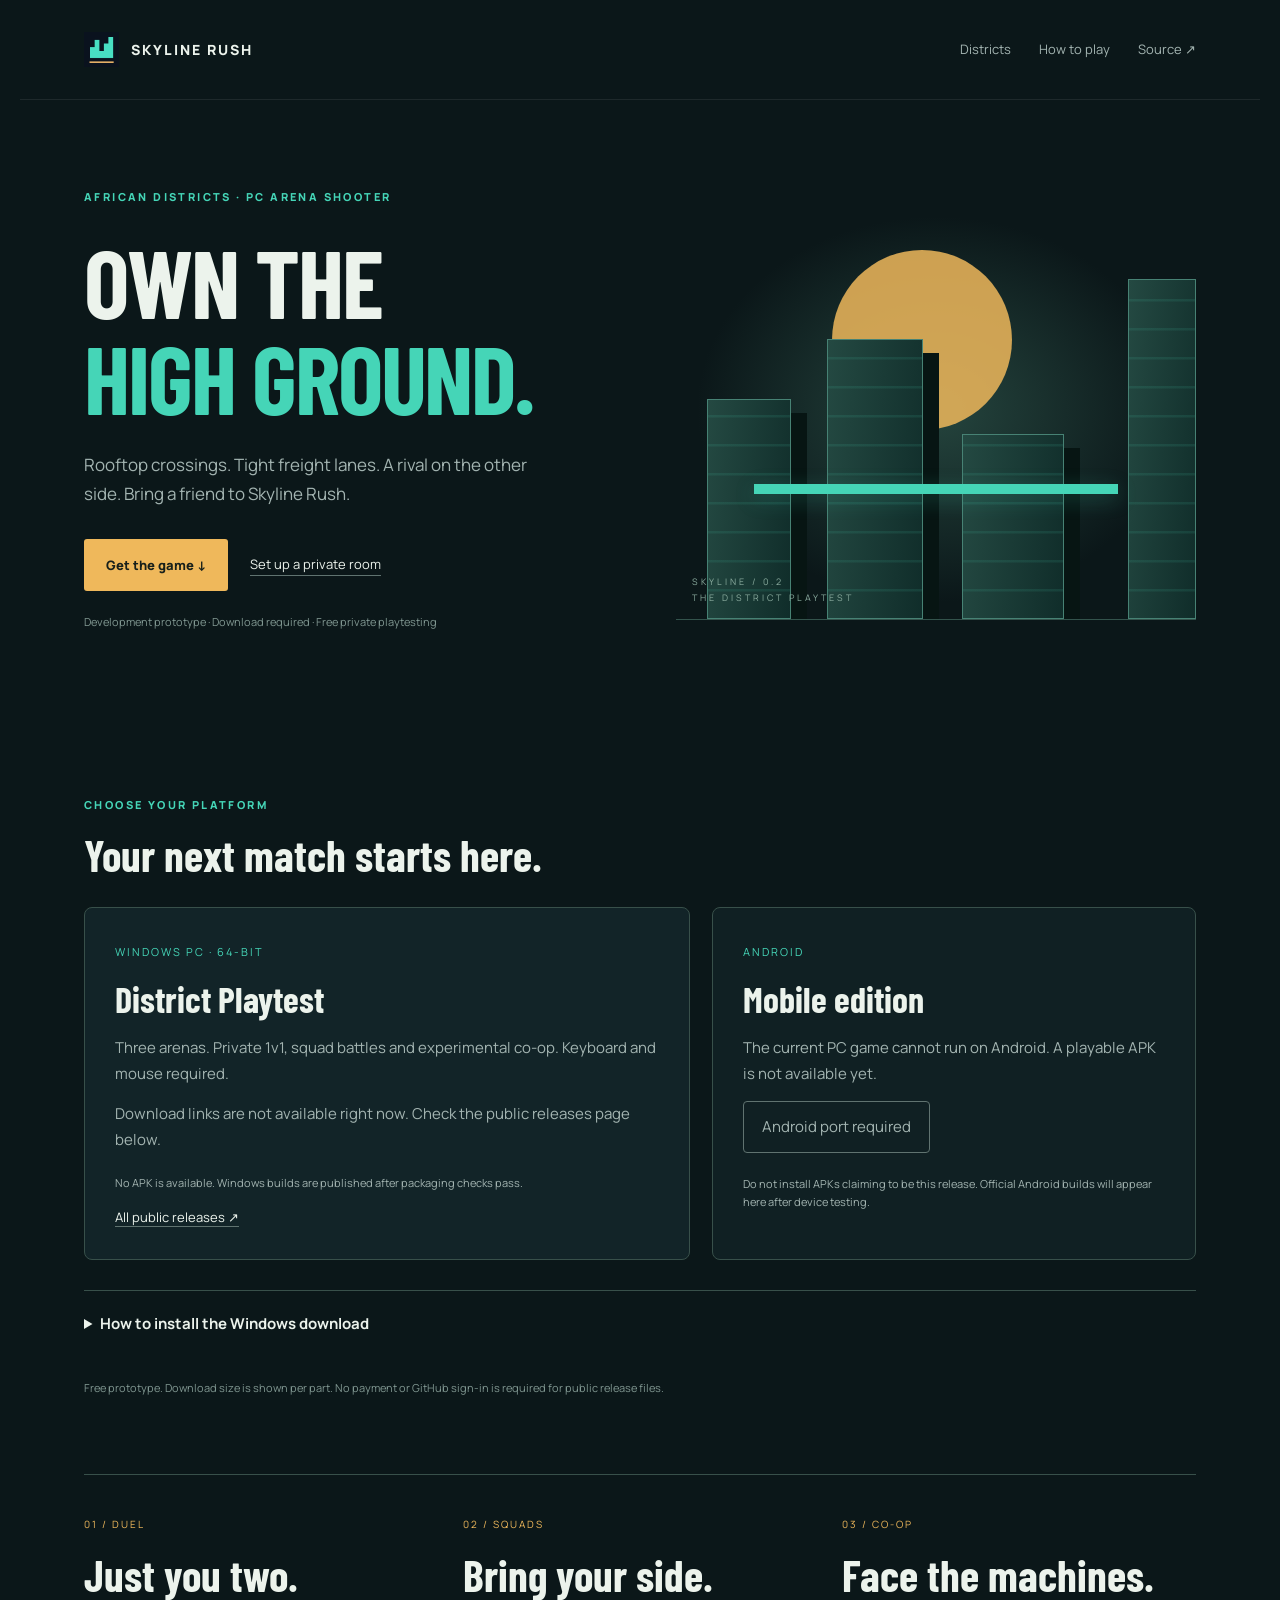
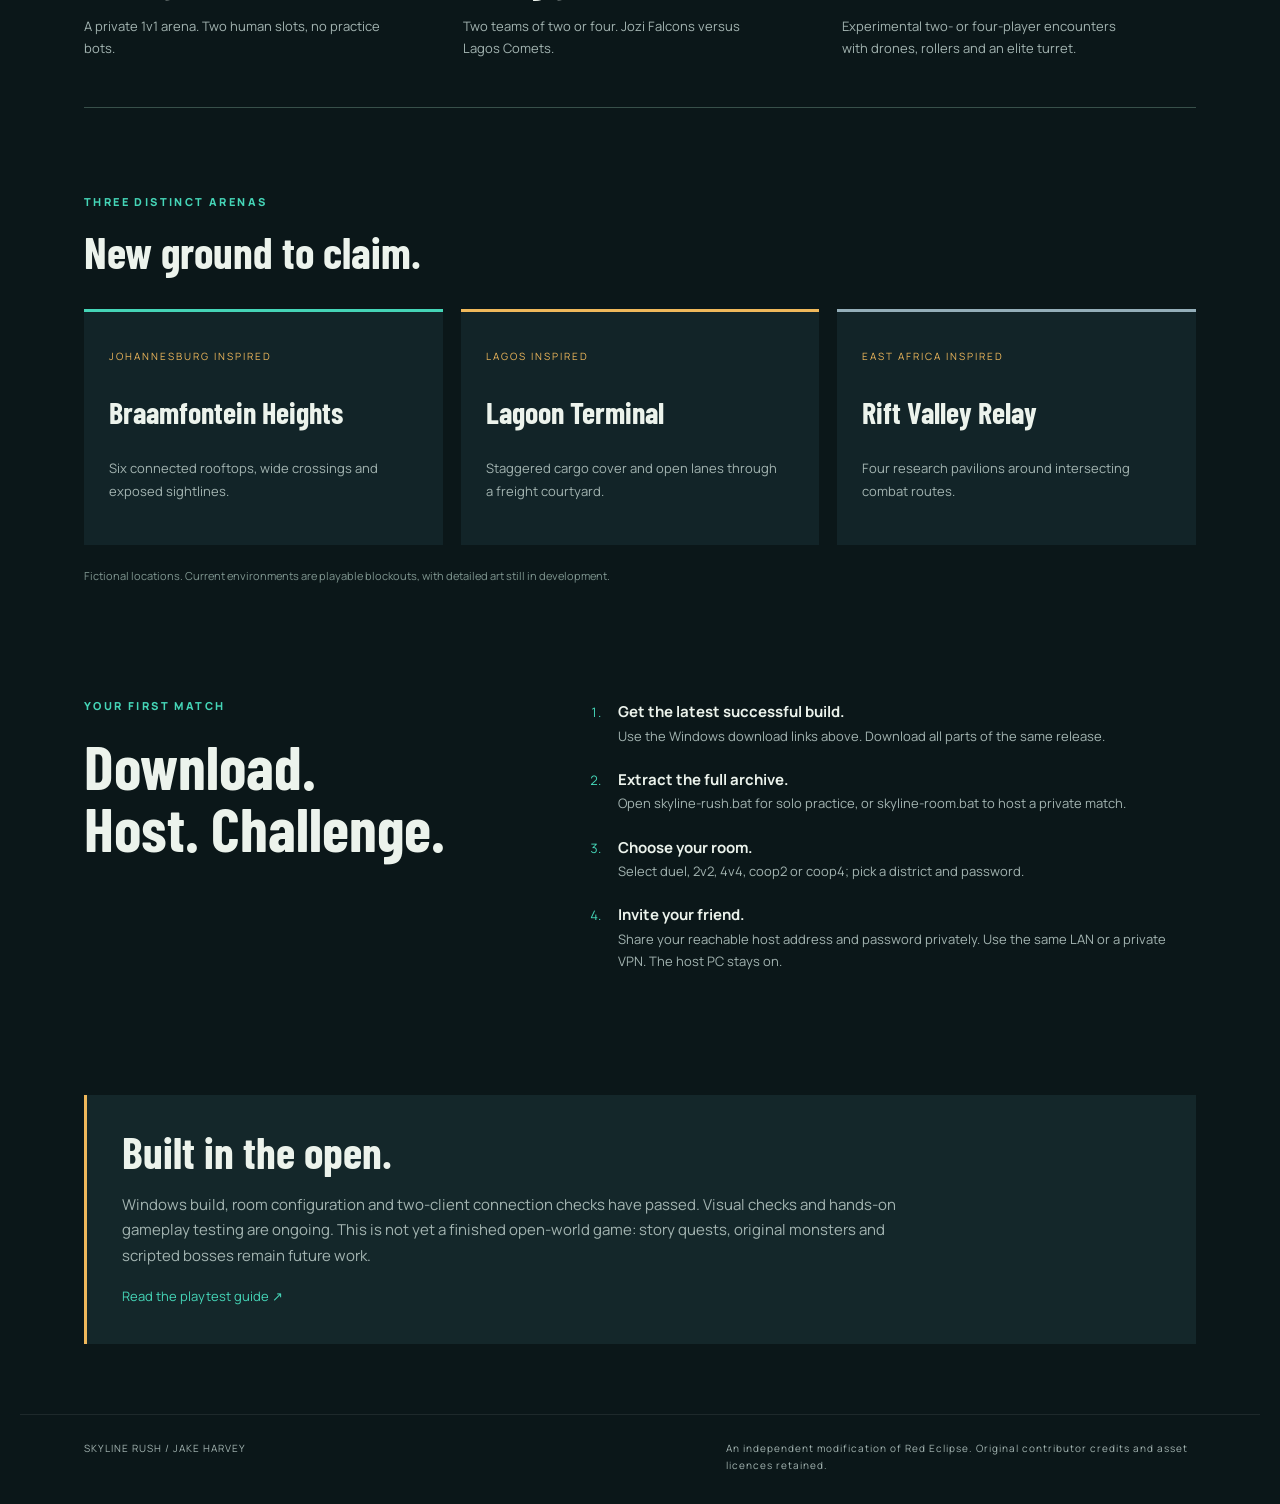
<file: web/index.html>
<!doctype html>
<html lang="en"><head><meta charset="utf-8"><meta name="viewport" content="width=device-width, initial-scale=1"><meta name="theme-color" content="#0b1719"><meta name="description" content="Skyline Rush: an African-inspired PC arena shooter prototype. Play private duels, squad battles and experimental co-op encounters."><title>Skyline Rush — Own the high ground</title><link rel="icon" href="./icon.png"><link rel="stylesheet" href="./style.css"></head>
<body><header><a class="brand" href="/"><img src="./icon.png" alt="">SKYLINE RUSH</a><nav><a href="#districts">Districts</a><a href="#play">How to play</a><a href="https://github.com/jakeharvey162-source/skyline-rush-ffp">Source ↗</a></nav></header>
<main><section class="hero"><div class="copy"><p class="eyebrow">AFRICAN DISTRICTS · PC ARENA SHOOTER</p><h1>Own the<br><em>high ground.</em></h1><p class="intro">Rooftop crossings. Tight freight lanes. A rival on the other side. Bring a friend to Skyline Rush.</p><div class="actions"><a class="button" href="#downloads">Get the game ↓</a><a class="secondary" href="#play">Set up a private room</a></div><p class="note">Development prototype · Download required · Free private playtesting</p></div><div class="city" aria-label="Stylised skyline illustration, not a gameplay screenshot"><span class="sun"></span><i class="tower a"></i><i class="tower b"></i><i class="tower c"></i><i class="tower d"></i><i class="bridge"></i><span class="city-label">SKYLINE / 0.2<br>THE DISTRICT PLAYTEST</span></div></section>
<section id="downloads" class="downloads"><p class="eyebrow">CHOOSE YOUR PLATFORM</p><h2>Your next match starts here.</h2><div class="download-grid"><article class="download-card"><span class="platform">WINDOWS PC · 64-BIT</span><h3>District Playtest</h3><p>Three arenas. Private 1v1, squad battles and experimental co-op. Keyboard and mouse required.</p><div id="release-files" aria-live="polite"><p>Loading available downloads…</p></div><p id="release-status" class="note"></p><a class="secondary" href="https://github.com/jakeharvey162-source/skyline-rush-ffp/releases">All public releases ↗</a></article><article class="download-card android"><span class="platform">ANDROID</span><h3>Mobile edition</h3><p>The current PC game cannot run on Android. A playable APK is not available yet.</p><span class="unavailable">Android port required</span><p class="note">Do not install APKs claiming to be this release. Official Android builds will appear here after device testing.</p></article></div><details><summary>How to install the Windows download</summary><ol><li>Download every numbered archive part into the same folder. All parts are required.</li><li>Install <a href="https://www.7-zip.org/">7-Zip from its official website</a>, then extract the file ending in .7z.001. Do not extract each part separately.</li><li>Open the extracted skyline-rush folder. Start skyline-rush.bat for practice or skyline-room.bat for multiplayer.</li><li>If your browser interrupts a download, retry the affected part. Compare its SHA-256 with SHA256SUMS.txt if you suspect a damaged download.</li></ol></details><p class="note">Free prototype. Download size is shown per part. No payment or GitHub sign-in is required for public release files.</p></section>
<section class="modes"><article><span>01 / DUEL</span><h2>Just you two.</h2><p>A private 1v1 arena. Two human slots, no practice bots.</p></article><article><span>02 / SQUADS</span><h2>Bring your side.</h2><p>Two teams of two or four. Jozi Falcons versus Lagos Comets.</p></article><article><span>03 / CO-OP</span><h2>Face the machines.</h2><p>Experimental two- or four-player encounters with drones, rollers and an elite turret.</p></article></section>
<section id="districts"><div class="section-title"><p class="eyebrow">THREE DISTINCT ARENAS</p><h2>New ground to claim.</h2></div><div class="district-grid"><article><span>JOHANNESBURG INSPIRED</span><h3>Braamfontein Heights</h3><p>Six connected rooftops, wide crossings and exposed sightlines.</p></article><article><span>LAGOS INSPIRED</span><h3>Lagoon Terminal</h3><p>Staggered cargo cover and open lanes through a freight courtyard.</p></article><article><span>EAST AFRICA INSPIRED</span><h3>Rift Valley Relay</h3><p>Four research pavilions around intersecting combat routes.</p></article></div><p class="note">Fictional locations. Current environments are playable blockouts, with detailed art still in development.</p></section>
<section id="play" class="play"><div><p class="eyebrow">YOUR FIRST MATCH</p><h2>Download.<br>Host. Challenge.</h2></div><ol><li><strong>Get the latest successful build.</strong>Use the Windows download links above. Download all parts of the same release.</li><li><strong>Extract the full archive.</strong>Open skyline-rush.bat for solo practice, or skyline-room.bat to host a private match.</li><li><strong>Choose your room.</strong>Select duel, 2v2, 4v4, coop2 or coop4; pick a district and password.</li><li><strong>Invite your friend.</strong>Share your reachable host address and password privately. Use the same LAN or a private VPN. The host PC stays on.</li></ol></section>
<section class="status"><h2>Built in the open.</h2><p>Windows build, room configuration and two-client connection checks have passed. Visual checks and hands-on gameplay testing are ongoing. This is not yet a finished open-world game: story quests, original monsters and scripted bosses remain future work.</p><a href="https://github.com/jakeharvey162-source/skyline-rush-ffp/blob/main/SKYLINE-PLAYTEST-02.md">Read the playtest guide ↗</a></section></main>
<footer><span>SKYLINE RUSH / JAKE HARVEY</span><p>An independent modification of Red Eclipse. Original contributor credits and asset licences retained.</p></footer><script src="./downloads.js" defer></script></body></html>
</file>
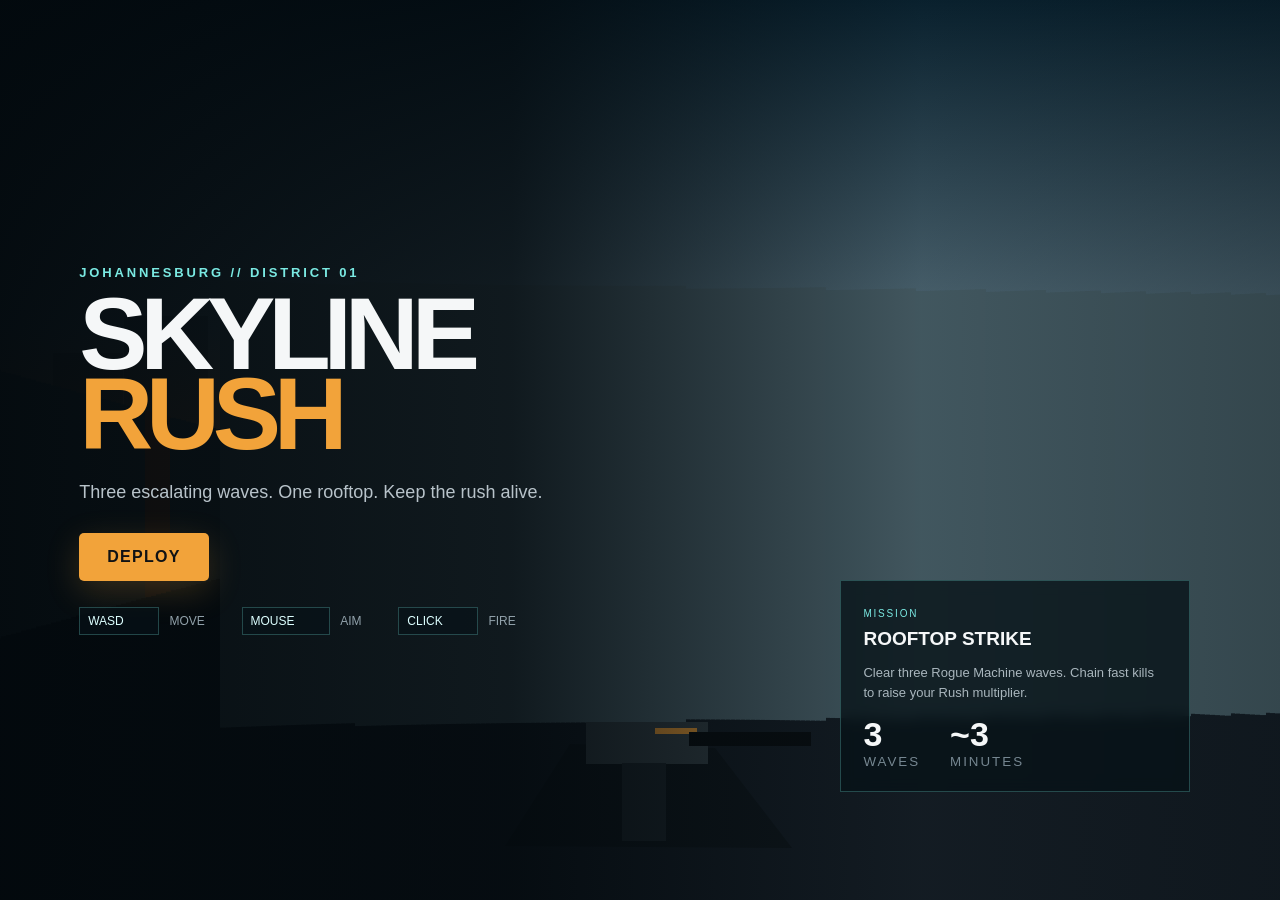
<file: web/poki/index.html>
<!doctype html>
<html lang="en">
<head>
  <meta charset="utf-8">
  <meta name="viewport" content="width=device-width,initial-scale=1,maximum-scale=1,user-scalable=no,viewport-fit=cover">
  <meta name="theme-color" content="#071017">
  <title>Skyline Rush: Rooftop Strike</title>
  <link rel="stylesheet" href="./style.css">
  <script src="https://game-cdn.poki.com/scripts/v2/poki-sdk.js"></script>
</head>
<body>
<main id="shell">
  <canvas id="game" width="1280" height="720" aria-label="Skyline Rush game view"></canvas>

  <section id="loading" class="screen active"><div class="card">
    <div class="eyebrow">SKYLINE RUSH // WEB ALPHA</div>
    <h1>ROOFTOP STRIKE</h1><p>Loading Braamfontein Heights…</p>
    <div class="loadbar"><i id="loadFill"></i></div>
  </div></section>

  <section id="menu" class="screen">
    <div class="hero">
      <div class="eyebrow">JOHANNESBURG // DISTRICT 01</div>
      <h1>SKYLINE<br><span>RUSH</span></h1>
      <p class="tag">Three escalating waves. One rooftop. Keep the rush alive.</p>
      <button id="startBtn" class="primary">DEPLOY</button>
      <div id="controlGuide" class="controls-note">
        <span class="control-chip">WASD</span><span>MOVE</span>
        <span class="control-chip">MOUSE</span><span>AIM</span>
        <span class="control-chip">CLICK</span><span>FIRE</span>
      </div>
    </div>
    <aside class="mission">
      <span>MISSION</span><strong>ROOFTOP STRIKE</strong>
      <p>Clear three Rogue Machine waves. Chain fast kills to raise your Rush multiplier.</p>
      <div class="mission-row"><div class="stat"><b>3</b><small>WAVES</small></div><div class="stat"><b>~3</b><small>MINUTES</small></div></div>
    </aside>
  </section>

  <section id="hud" class="hud">
    <div class="topbar"><div class="brand">SKYLINE RUSH</div><div class="wave-label">WAVE <b id="wave">1</b>/3</div><div id="timer">00:45</div><button id="pauseBtn" class="icon-btn" aria-label="Pause">Ⅱ</button></div>
    <div class="health"><span>HEALTH</span><b id="healthText">100</b><i><em id="healthFill"></em></i></div>
    <div class="mission-mini"><span>ROGUE MACHINES</span><b><i id="kills">0</i>/<i id="targets">5</i></b><em id="rush">RUSH x1</em></div>
    <div class="ammo"><span>AR-7</span><b id="ammo">30</b><small>/ 30</small></div>
    <div class="crosshair"><i></i><i></i><i></i><i></i></div>
    <div id="hitmarker" class="hitmarker">×</div>
    <div id="damageFlash" class="damage-flash"></div>
    <div id="waveBanner" class="wave-banner">WAVE 2</div>
    <div id="tutorial" class="tutorial">MOVE • AIM • FIRE • KEEP THE RUSH ALIVE</div>
  </section>

  <section id="pause" class="screen compact"><div class="card">
    <div class="eyebrow">TACTICAL PAUSE</div><h2>PAUSED</h2>
    <button id="resumeBtn" class="primary">RESUME</button><button id="quitBtn" class="secondary">QUIT TO MENU</button>
  </div></section>

  <section id="result" class="screen compact"><div class="card result-card">
    <div id="resultEyebrow" class="eyebrow">DISTRICT CLEARED</div><h2 id="resultTitle">VICTORY</h2>
    <div class="result-grid"><div><b id="resultKills">0</b><span>KILLS</span></div><div><b id="resultScore">0</b><span>SCORE</span></div><div><b id="contractStreak">0</b><span>STREAK</span></div><div><b id="bestScore">0</b><span>BEST</span></div></div>
    <p id="resultNote" class="result-note"></p>
    <div class="result-actions"><button id="retryBtn" class="primary">CONTINUE OPERATION</button><button id="rewardBtn" class="reward">🎬 REVIVE</button><button id="resultMenuBtn" class="secondary">MAIN MENU</button></div>
  </div></section>

  <div id="mobileControls"><div id="stickZone"><div id="stick"><i></i></div></div><div id="lookZone"></div><button id="reloadBtn">R</button><button id="fireBtn">FIRE</button></div>
  <div id="rotateHint">Rotate your device to landscape to deploy.</div>
</main>
<script src="./game.js"></script>
</body>
</html>
</file>
<file: web/style.css>
@import url('https://fonts.googleapis.com/css2?family=Barlow+Condensed:wght@600;700;800&family=Manrope:wght@400;500;600;700&display=swap');
:root{color-scheme:dark;--bg:#0b1719;--text:#ecf3ec;--dim:#a3b4b1;--teal:#45d5b7;--amber:#efb85b}*{box-sizing:border-box}html{scroll-behavior:smooth}body{margin:0;background:var(--bg);color:var(--text);font:15px/1.7 Manrope,Arial,sans-serif}a{color:inherit;text-decoration:none}header,main,footer{max-width:1240px;margin:auto;padding:0 5%}header{height:100px;display:flex;align-items:center;justify-content:space-between;border-bottom:1px solid #ffffff14}.brand{display:flex;gap:12px;align-items:center;font-weight:800;letter-spacing:2px;font-size:14px}.brand img{width:35px;height:35px}nav{display:flex;gap:28px;font-size:13px;color:var(--dim)}nav a:hover,.secondary:hover{color:var(--teal)}.hero{display:grid;grid-template-columns:1.1fr 1fr;min-height:620px;align-items:center;gap:20px}.eyebrow{font-size:11px;font-weight:800;letter-spacing:2.4px;color:var(--teal)}h1,h2,h3{line-height:1;font-family:"Barlow Condensed",Impact,sans-serif}h1{font-size:clamp(70px,7.5vw,110px);margin:26px 0;text-transform:uppercase;letter-spacing:-2px}em{color:var(--teal);font-style:normal}.intro{max-width:450px;color:var(--dim);font-size:17px}.actions{display:flex;flex-wrap:wrap;align-items:center;gap:22px;margin-top:30px}.button{background:var(--amber);color:#18201b;padding:15px 22px;border-radius:3px;font-weight:800;font-size:13px;transition:transform .15s}.button:hover{transform:translateY(-3px)}.secondary{font-size:13px;border-bottom:1px solid #607370}.note{color:#809791;font-size:11px;margin-top:22px}.city{height:420px;position:relative;overflow:hidden;background:radial-gradient(ellipse at 50% 50%,#25453e,transparent 65%);border-bottom:1px solid #33534c}.sun{position:absolute;left:30%;top:12%;width:180px;height:180px;background:var(--amber);border-radius:50%;opacity:.85}.tower{position:absolute;bottom:0;background:repeating-linear-gradient(0deg,transparent 0 26px,#46d7b51c 27px 29px),linear-gradient(95deg,#244942,#102d2a);border:1px solid #478274;box-shadow:16px 14px 0 #071513}.a{left:6%;height:220px;width:84px}.b{left:29%;height:280px;width:96px}.c{left:55%;height:185px;width:102px}.d{right:0;height:340px;width:68px}.bridge{position:absolute;width:70%;height:10px;left:15%;bottom:125px;background:var(--teal);box-shadow:0 5px 20px #45d5b740}.city-label{position:absolute;bottom:14px;left:16px;font-size:9px;letter-spacing:3px;color:#8bac9f}.modes{display:grid;grid-template-columns:repeat(3,1fr);gap:25px;border-top:1px solid #38504a;border-bottom:1px solid #38504a;padding:35px 0}.modes span,.district-grid span{font-size:10px;letter-spacing:2px;color:var(--amber)}h2{font-size:44px;margin:18px 0}h3{font-size:30px}.modes p,.district-grid p{font-size:13px;color:var(--dim);max-width:300px}.section-title{margin:85px 0 35px}.district-grid{display:grid;grid-template-columns:repeat(3,1fr);gap:18px}.district-grid article{background:#122428;padding:30px 25px;border-top:3px solid var(--teal);min-height:230px}.district-grid article:nth-child(2){border-color:var(--amber)}.district-grid article:nth-child(3){border-color:#94aeb9}.play{display:grid;grid-template-columns:1fr 1.4fr;gap:60px;padding:90px 0}.play h2{font-size:62px}ol{padding-left:22px;color:var(--dim);font-size:13px}li{padding:0 0 20px 14px}li::marker{color:var(--teal)}li strong{display:block;color:var(--text);font-size:15px}.status{padding:35px;background:#14272a;border-left:3px solid var(--amber);margin-bottom:70px}.status h2{margin-top:0}.status p{color:var(--dim);max-width:800px}.status a{font-size:13px;color:var(--teal)}footer{border-top:1px solid #ffffff14;padding-top:25px;padding-bottom:30px;font-size:10px;letter-spacing:1px;color:var(--dim);display:flex;gap:30px;justify-content:space-between}footer p{margin:0;max-width:470px}@media(max-width:760px){header{height:80px}nav{gap:14px;font-size:11px}nav a:first-child{display:none}.hero{grid-template-columns:1fr;padding-top:45px}.city{height:300px;margin:20px 0 40px}.sun{width:140px;height:140px}.modes,.district-grid{grid-template-columns:1fr}.modes article{padding-bottom:10px}.district-grid article{min-height:180px}.play{grid-template-columns:1fr;gap:10px;padding:60px 0}footer{display:block}footer p{margin-top:15px}}@media(prefers-reduced-motion:reduce){html{scroll-behavior:auto}.button{transition:none}}

.downloads{padding:65px 0;scroll-margin-top:24px}.download-grid{display:grid;grid-template-columns:1.25fr 1fr;gap:22px;margin:30px 0}.download-card{padding:30px;border:1px solid #38504a;background:#122428;border-radius:8px}.download-card h3{font-size:36px;margin:18px 0}.download-card p{color:var(--dim)}.platform{font-size:11px;letter-spacing:2px;color:var(--teal)}.download-link{display:block;margin:12px 0}.unavailable{display:inline-block;padding:12px 18px;border:1px solid #607370;border-radius:4px;color:var(--dim)}.android{background:#102023}.downloads details{border-top:1px solid #38504a;padding:20px 0}.downloads summary{cursor:pointer;font-weight:700}.downloads details a{text-decoration:underline;color:var(--teal)}a:focus-visible,summary:focus-visible{outline:3px solid var(--amber);outline-offset:5px}@media(max-width:760px){.download-grid{grid-template-columns:1fr}.download-card{padding:22px}}
</file>
<file: web/poki/style.css>
*{box-sizing:border-box}html,body{margin:0;width:100%;height:100%;overflow:hidden;background:#030608;color:#f5f7f8;font-family:Arial,Helvetica,sans-serif;touch-action:none}button{font:inherit}#shell{position:fixed;inset:0;overflow:hidden;background:#05090c}#game{position:absolute;inset:0;width:100%;height:100%;display:block;background:#071016;object-fit:cover;object-position:center}.screen{position:absolute;inset:0;display:none;z-index:20;background:linear-gradient(90deg,rgba(2,8,12,.96) 0%,rgba(2,8,12,.82) 40%,rgba(2,8,12,.18) 72%,rgba(2,8,12,.35) 100%);padding:max(26px,env(safe-area-inset-top)) max(28px,env(safe-area-inset-right)) max(26px,env(safe-area-inset-bottom)) max(28px,env(safe-area-inset-left));align-items:center}.screen.active{display:flex}.screen.compact{justify-content:center;background:rgba(3,8,11,.82);backdrop-filter:blur(10px)}.hero{max-width:650px;margin-left:4vw}.eyebrow{font-size:13px;letter-spacing:.22em;color:#7ae9e2;font-weight:800;margin-bottom:14px}.hero h1{font-size:clamp(54px,8vw,112px);line-height:.78;margin:0;letter-spacing:-.07em}.hero h1 span{color:#f2a33a}.tag{font-size:18px;color:#b8c3ca;margin:28px 0 30px;max-width:540px}.primary,.secondary,.reward{border:0;border-radius:5px;padding:15px 28px;font-weight:900;letter-spacing:.08em;cursor:pointer;min-height:48px}.primary{background:#f2a33a;color:#101214;box-shadow:0 10px 34px rgba(242,163,58,.2)}.secondary{background:#15232a;color:#dbe5e9}.reward{background:#24556b;color:#eafcff;border:1px solid #4b93af}.result-actions{display:flex;gap:10px;flex-wrap:wrap}.controls-note{margin-top:26px;color:#91a1aa;font-size:12px;display:grid;grid-template-columns:auto auto auto auto auto auto;gap:8px 10px;align-items:center}.control-chip{padding:6px 8px;border:1px solid rgba(122,233,226,.25);background:rgba(7,18,24,.65);color:#dff}.mission{position:absolute;right:7vw;bottom:12vh;width:min(350px,35vw);padding:22px;border:1px solid rgba(122,233,226,.25);background:rgba(7,18,24,.78);backdrop-filter:blur(7px)}.mission>span,.health span,.mission-mini span,.ammo span,.wave-label{font-size:10px;letter-spacing:.18em;color:#7ae9e2}.mission strong{display:block;font-size:19px;margin:7px 0}.mission p{color:#a9b6bd;font-size:13px;line-height:1.5}.mission-row{display:flex;gap:30px}.stat b{font-size:34px}.stat small{display:block;color:#768791;letter-spacing:.15em}.card{min-width:min(540px,88vw);padding:32px;border:1px solid rgba(122,233,226,.24);background:rgba(5,13,18,.94);box-shadow:0 24px 70px rgba(0,0,0,.35)}.card h1,.card h2{margin:0 0 18px;font-size:48px}.loadbar{height:4px;background:#16242b;overflow:hidden}.loadbar i{display:block;height:100%;width:0;background:#f2a33a;transition:width .2s}.hud{display:none;position:absolute;inset:0;z-index:10;pointer-events:none}.hud.active{display:block}.topbar{position:absolute;left:24px;right:24px;top:max(16px,env(safe-area-inset-top));display:flex;justify-content:center;align-items:center;gap:30px}.brand{position:absolute;left:0;font-weight:900;letter-spacing:.13em;font-size:13px}.topbar #timer{font-size:26px;font-weight:900}.wave-label b{color:#fff;font-size:14px}.icon-btn{pointer-events:auto;position:absolute;right:0;width:42px;height:42px;border:1px solid rgba(255,255,255,.15);background:rgba(4,9,12,.55);color:#fff;border-radius:50%}.health{position:absolute;left:24px;bottom:max(24px,env(safe-area-inset-bottom));width:210px}.health b{font-size:32px;margin-left:8px}.health>i{display:block;height:5px;background:rgba(255,255,255,.14);margin-top:6px}.health em{display:block;height:100%;width:100%;background:#7ae9e2}.mission-mini{position:absolute;right:24px;top:76px;text-align:right}.mission-mini b{display:block;font-size:24px;margin-top:4px}.mission-mini em{display:block;margin-top:8px;color:#f2a33a;font-style:normal;font-size:12px;font-weight:900;letter-spacing:.12em}.ammo{position:absolute;right:24px;bottom:max(24px,env(safe-area-inset-bottom));text-align:right}.ammo b{display:inline-block;font-size:44px;margin-left:10px}.ammo small{color:#8a99a1}.crosshair{position:absolute;left:50%;top:50%;width:34px;height:34px;transform:translate(-50%,-50%)}.crosshair i{position:absolute;background:rgba(255,255,255,.9)}.crosshair i:nth-child(1){width:8px;height:2px;left:0;top:16px}.crosshair i:nth-child(2){width:8px;height:2px;right:0;top:16px}.crosshair i:nth-child(3){width:2px;height:8px;left:16px;top:0}.crosshair i:nth-child(4){width:2px;height:8px;left:16px;bottom:0}.hitmarker{position:absolute;left:50%;top:50%;transform:translate(-50%,-50%);font-size:46px;opacity:0}.hitmarker.show{opacity:1}.damage-flash{position:absolute;inset:0;background:radial-gradient(circle,transparent 40%,rgba(232,49,49,.58));opacity:0;transition:opacity .08s}.damage-flash.show{opacity:1}.wave-banner{position:absolute;left:50%;top:31%;transform:translate(-50%,-50%) scale(.92);font-size:42px;font-weight:1000;letter-spacing:.12em;color:#fff;text-shadow:0 5px 25px #000;opacity:0;transition:.18s}.wave-banner.show{opacity:1;transform:translate(-50%,-50%) scale(1)}.tutorial{position:absolute;left:50%;bottom:13%;transform:translateX(-50%);padding:9px 14px;background:rgba(3,8,11,.65);border:1px solid rgba(122,233,226,.18);font-size:10px;letter-spacing:.16em;color:#c6d5da;opacity:0;transition:.2s}.tutorial.show{opacity:1}.result-grid{display:grid;grid-template-columns:repeat(4,1fr);gap:10px;margin:20px 0 16px}.result-grid div{padding:18px;background:#0d181e}.result-grid b{display:block;font-size:30px}.result-grid span{font-size:9px;letter-spacing:.16em;color:#7f9099}.result-note{min-height:20px;color:#8fa0a9;font-size:12px;margin:0 0 18px}#mobileControls{display:none;position:absolute;inset:0;z-index:12;pointer-events:none}#stickZone{pointer-events:auto;position:absolute;left:max(20px,env(safe-area-inset-left));bottom:max(22px,env(safe-area-inset-bottom));width:170px;height:170px}#stick{position:absolute;width:112px;height:112px;border-radius:50%;border:2px solid rgba(255,255,255,.18);background:rgba(5,12,16,.28);left:29px;top:29px}#stick i{position:absolute;width:48px;height:48px;border-radius:50%;background:rgba(122,233,226,.34);border:1px solid rgba(122,233,226,.65);left:31px;top:31px}#lookZone{pointer-events:auto;position:absolute;right:0;top:64px;bottom:0;width:58%}#fireBtn,#reloadBtn{pointer-events:auto;position:absolute;border-radius:50%;font-weight:900;color:#fff}#fireBtn{right:max(26px,env(safe-area-inset-right));bottom:max(30px,env(safe-area-inset-bottom));width:92px;height:92px;border:2px solid rgba(242,163,58,.8);background:rgba(242,163,58,.24)}#reloadBtn{right:max(128px,calc(env(safe-area-inset-right) + 128px));bottom:max(44px,calc(env(safe-area-inset-bottom) + 44px));width:54px;height:54px;border:1px solid rgba(122,233,226,.6);background:rgba(30,77,90,.42)}#rotateHint{display:none;position:absolute;inset:0;z-index:80;background:#061016;align-items:center;justify-content:center;text-align:center;padding:30px;font-weight:800}.touch #mobileControls.active{display:block}.touch .controls-note{display:none}@media(max-width:760px){.mission{display:none}.hero h1{font-size:64px}.hero{max-width:78vw}.card{padding:24px}.card h2{font-size:38px}.result-actions button{flex:1 1 46%;padding:12px 10px}.topbar{left:14px;right:14px}.brand{font-size:10px}.health{left:14px;width:170px}.ammo{right:14px}.mission-mini{right:14px}}@media(orientation:portrait) and (max-width:900px){#rotateHint{display:flex}}
.ad-active .screen button,.ad-active #mobileControls{pointer-events:none!important}.touch .ammo{right:max(20px,env(safe-area-inset-right));bottom:max(142px,calc(env(safe-area-inset-bottom) + 142px));padding:5px 8px;background:rgba(3,8,11,.45);border-radius:4px}.touch .ammo b{font-size:34px}.touch .ammo span{display:none}

.mission-mini em.hot{color:#fff;text-shadow:0 0 12px #f2a33a,0 0 24px #f2a33a;animation:rushPulse .55s ease-in-out infinite alternate}@keyframes rushPulse{from{transform:scale(1)}to{transform:scale(1.08)}}

@media(max-width:620px){.result-grid{grid-template-columns:repeat(2,1fr)}}
</file>
